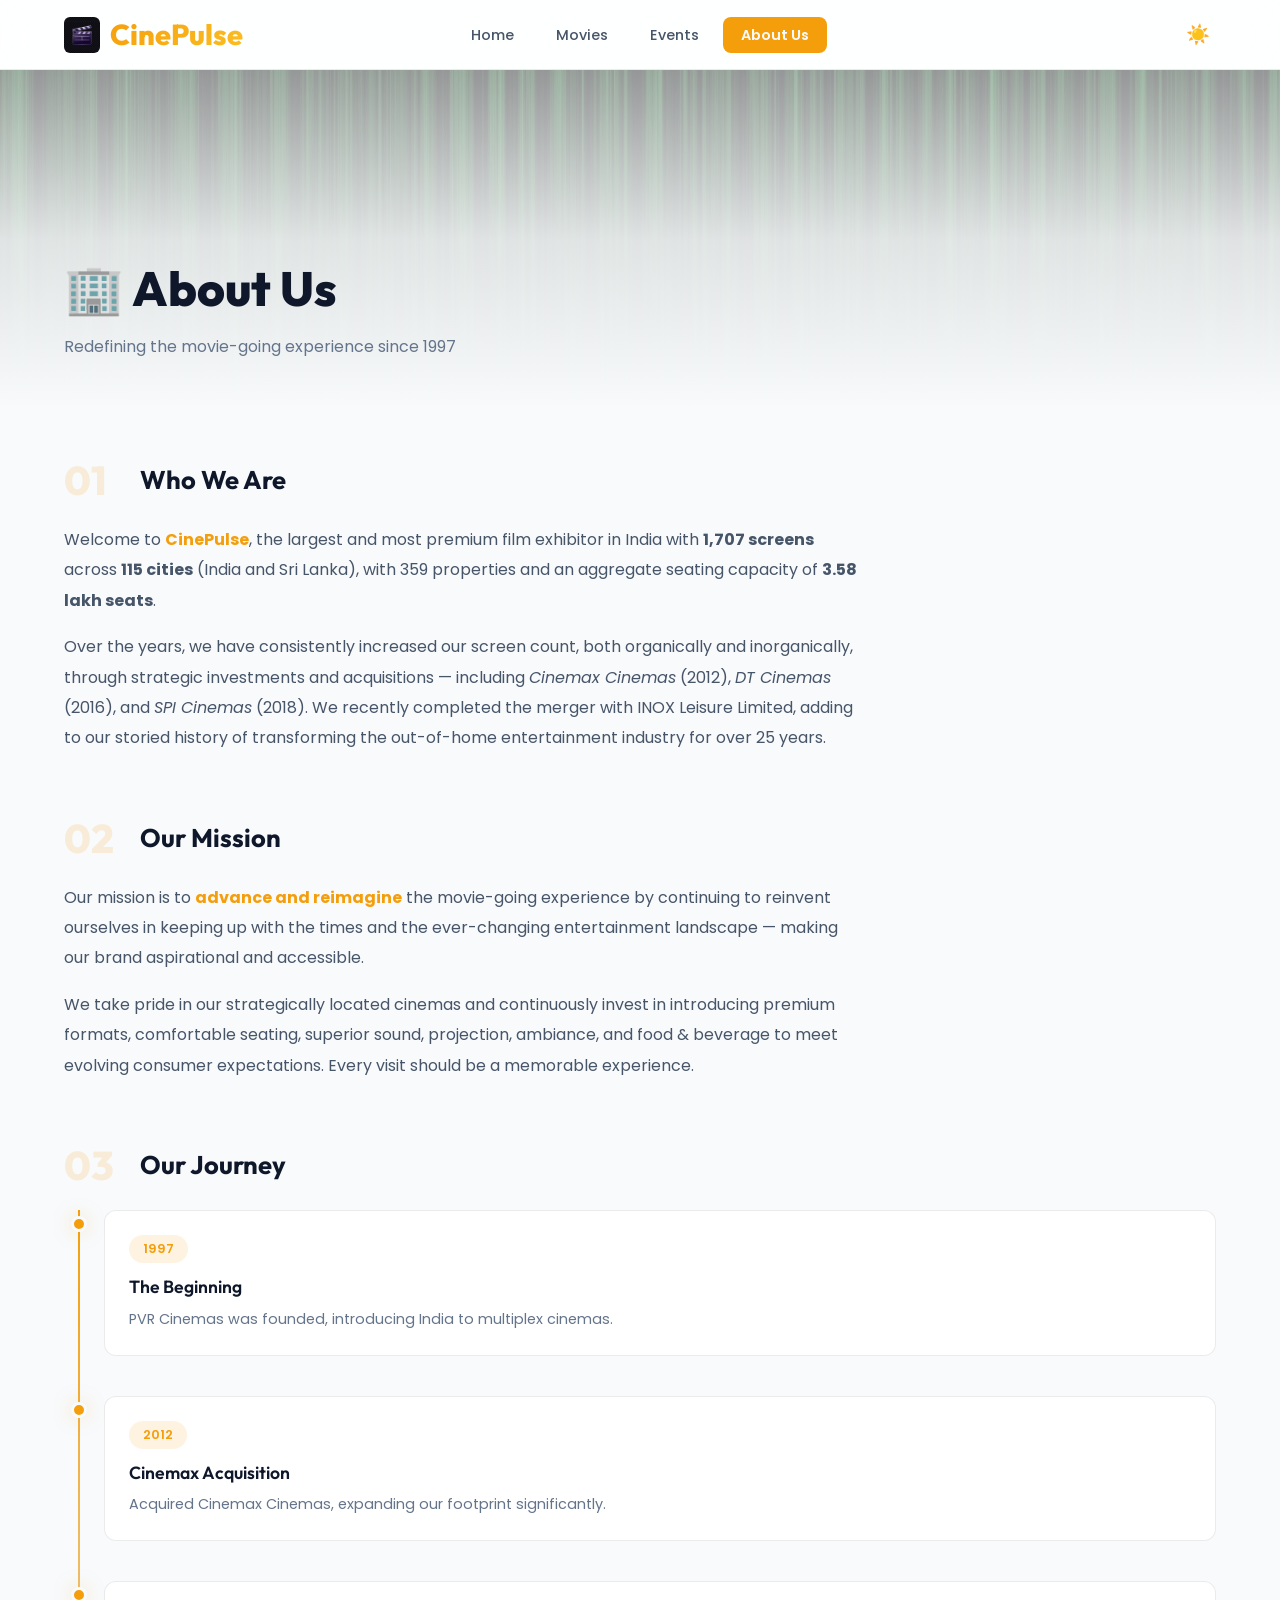
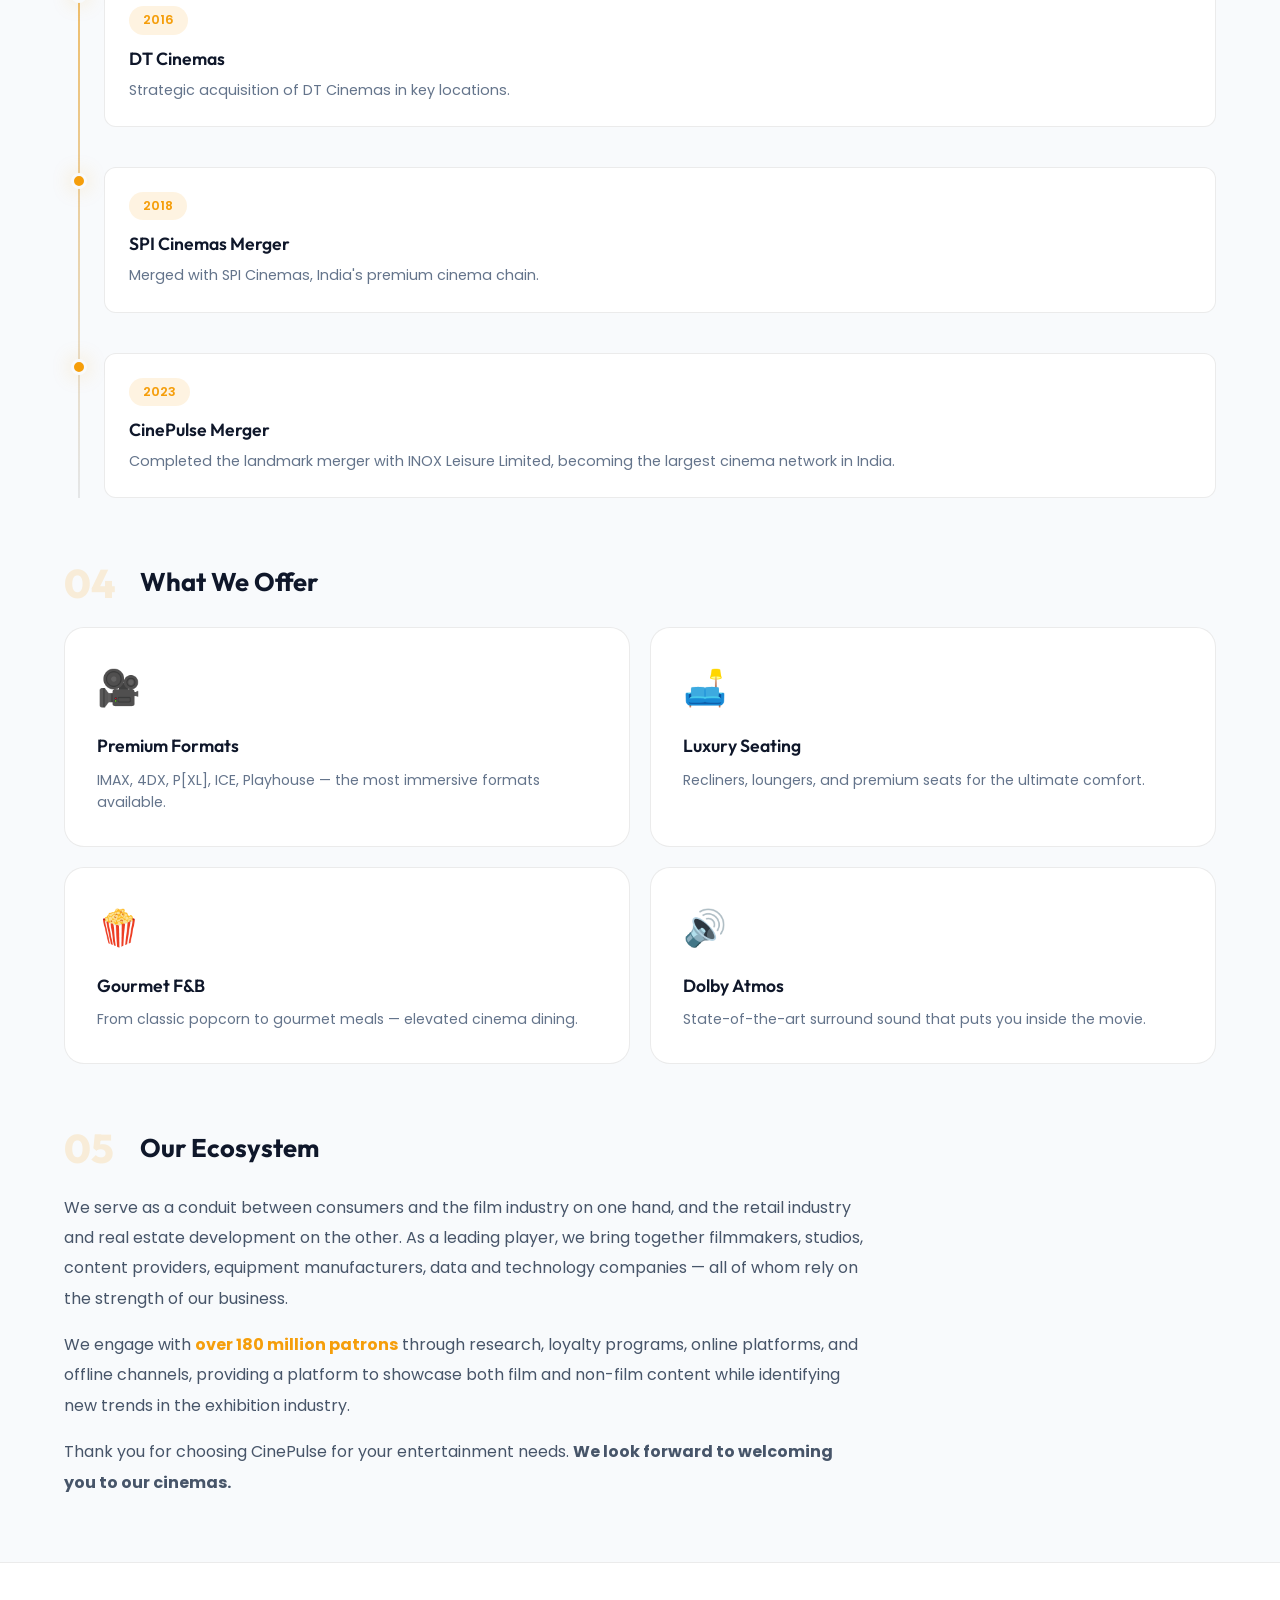
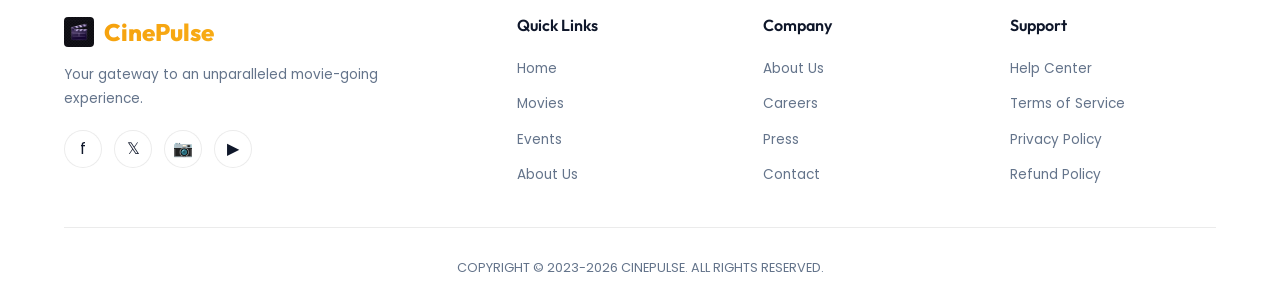
<file: about.html>
<!DOCTYPE html>
<html lang="en">
<head>
  <meta charset="UTF-8">
  <meta name="viewport" content="width=device-width, initial-scale=1.0">
  <meta name="description" content="Learn about CinePulse — India's largest premium film exhibitor with 1700+ screens across 115 cities.">
  <title>About Us — CinePulse</title>
  <link rel="stylesheet" href="global.css">
  <link rel="stylesheet" href="about.css">
  <link rel="icon" type="image/png" href="logo.png">
</head>
<body>
  <!-- Page Transition -->
  <div class="page-transition active"></div>

  <!-- Navbar -->
  <nav class="navbar" id="navbar">
    <div class="navbar__brand">
      <img src="logo.png" alt="CinePulse Logo" class="navbar__logo-icon">
      <a href="index.html" class="navbar__logo">CinePulse</a>
    </div>
    <ul class="navbar__links" id="navLinks">
      <li><a href="index.html">Home</a></li>
      <li><a href="movie.html">Movies</a></li>
      <li><a href="event.html">Events</a></li>
      <li><a href="about.html" class="active">About Us</a></li>
    </ul>
    <div class="navbar__actions" style="display: flex; align-items: center; gap: 15px;">
      <button class="theme-toggle" id="themeToggle" aria-label="Toggle Theme">
        <span class="theme-toggle__icon">🌙</span>
      </button>
    </div>
    <div class="navbar__hamburger" id="hamburger">
      <span></span>
      <span></span>
      <span></span>
    </div>
  </nav>
  <div class="mobile-overlay" id="mobileOverlay"></div>

  <!-- Page Header -->
  <header class="page-hero" style="background-image: url('img7.jpg');">
    <div class="page-hero__overlay"></div>
    <div class="page-hero__content">
      <h1 class="page-hero__title">🏢 About Us</h1>
      <p class="page-hero__subtitle">Redefining the movie-going experience since 1997</p>
    </div>
  </header>

  <!-- Main Content -->
  <main class="about-page">
    <div class="container">

      <!-- Who We Are -->
      <section class="about-section reveal">
        <div class="about-section__header">
          <span class="about-section__number">01</span>
          <h2 class="about-section__title">Who We Are</h2>
        </div>
        <div class="about-section__content">
          <p>
            Welcome to <strong class="text-accent">CinePulse</strong>, the largest and most premium film exhibitor
            in India with <strong>1,707 screens</strong> across <strong>115 cities</strong> (India and Sri Lanka),
            with 359 properties and an aggregate seating capacity of <strong>3.58 lakh seats</strong>.
          </p>
          <p>
            Over the years, we have consistently increased our screen count, both organically and
            inorganically, through strategic investments and acquisitions — including
            <em>Cinemax Cinemas</em> (2012), <em>DT Cinemas</em> (2016), and <em>SPI Cinemas</em> (2018).
            We recently completed the merger with INOX Leisure Limited, adding to our storied history
            of transforming the out-of-home entertainment industry for over 25 years.
          </p>
        </div>
      </section>

      <!-- Our Mission -->
      <section class="about-section reveal">
        <div class="about-section__header">
          <span class="about-section__number">02</span>
          <h2 class="about-section__title">Our Mission</h2>
        </div>
        <div class="about-section__content">
          <p>
            Our mission is to <strong class="text-accent">advance and reimagine</strong> the movie-going
            experience by continuing to reinvent ourselves in keeping up with the times and the
            ever-changing entertainment landscape — making our brand aspirational and accessible.
          </p>
          <p>
            We take pride in our strategically located cinemas and continuously invest in introducing
            premium formats, comfortable seating, superior sound, projection, ambiance, and food
            & beverage to meet evolving consumer expectations. Every visit should be a memorable experience.
          </p>
        </div>
      </section>

      <!-- Timeline -->
      <section class="about-timeline reveal">
        <div class="about-section__header">
          <span class="about-section__number">03</span>
          <h2 class="about-section__title">Our Journey</h2>
        </div>
        <div class="timeline">
          <div class="timeline__item reveal-left">
            <div class="timeline__marker"></div>
            <div class="timeline__content">
              <span class="timeline__year">1997</span>
              <h3>The Beginning</h3>
              <p>PVR Cinemas was founded, introducing India to multiplex cinemas.</p>
            </div>
          </div>
          <div class="timeline__item reveal-right">
            <div class="timeline__marker"></div>
            <div class="timeline__content">
              <span class="timeline__year">2012</span>
              <h3>Cinemax Acquisition</h3>
              <p>Acquired Cinemax Cinemas, expanding our footprint significantly.</p>
            </div>
          </div>
          <div class="timeline__item reveal-left">
            <div class="timeline__marker"></div>
            <div class="timeline__content">
              <span class="timeline__year">2016</span>
              <h3>DT Cinemas</h3>
              <p>Strategic acquisition of DT Cinemas in key locations.</p>
            </div>
          </div>
          <div class="timeline__item reveal-right">
            <div class="timeline__marker"></div>
            <div class="timeline__content">
              <span class="timeline__year">2018</span>
              <h3>SPI Cinemas Merger</h3>
              <p>Merged with SPI Cinemas, India's premium cinema chain.</p>
            </div>
          </div>
          <div class="timeline__item reveal-left">
            <div class="timeline__marker"></div>
            <div class="timeline__content">
              <span class="timeline__year">2023</span>
              <h3>CinePulse Merger</h3>
              <p>Completed the landmark merger with INOX Leisure Limited, becoming the largest cinema network in India.</p>
            </div>
          </div>
        </div>
      </section>

      <!-- What We Offer -->
      <section class="about-features reveal">
        <div class="about-section__header">
          <span class="about-section__number">04</span>
          <h2 class="about-section__title">What We Offer</h2>
        </div>
        <div class="features-grid stagger-children">
          <div class="feature-card">
            <span class="feature-card__icon">🎥</span>
            <h3 class="feature-card__title">Premium Formats</h3>
            <p class="feature-card__desc">IMAX, 4DX, P[XL], ICE, Playhouse — the most immersive formats available.</p>
          </div>
          <div class="feature-card">
            <span class="feature-card__icon">🛋️</span>
            <h3 class="feature-card__title">Luxury Seating</h3>
            <p class="feature-card__desc">Recliners, loungers, and premium seats for the ultimate comfort.</p>
          </div>
          <div class="feature-card">
            <span class="feature-card__icon">🍿</span>
            <h3 class="feature-card__title">Gourmet F&B</h3>
            <p class="feature-card__desc">From classic popcorn to gourmet meals — elevated cinema dining.</p>
          </div>
          <div class="feature-card">
            <span class="feature-card__icon">🔊</span>
            <h3 class="feature-card__title">Dolby Atmos</h3>
            <p class="feature-card__desc">State-of-the-art surround sound that puts you inside the movie.</p>
          </div>
        </div>
      </section>

      <!-- Ecosystem -->
      <section class="about-section reveal">
        <div class="about-section__header">
          <span class="about-section__number">05</span>
          <h2 class="about-section__title">Our Ecosystem</h2>
        </div>
        <div class="about-section__content">
          <p>
            We serve as a conduit between consumers and the film industry on one hand,
            and the retail industry and real estate development on the other. As a leading player,
            we bring together filmmakers, studios, content providers, equipment manufacturers,
            data and technology companies — all of whom rely on the strength of our business.
          </p>
          <p>
            We engage with <strong class="text-accent">over 180 million patrons</strong> through research,
            loyalty programs, online platforms, and offline channels, providing a platform to showcase
            both film and non-film content while identifying new trends in the exhibition industry.
          </p>
          <p>
            Thank you for choosing CinePulse for your entertainment needs.
            <strong>We look forward to welcoming you to our cinemas.</strong>
          </p>
        </div>
      </section>

    </div>
  </main>

  <!-- Footer -->
  <footer class="footer">
    <div class="footer__grid">
      <div class="footer__brand">
        <div class="footer__brand-name"><img src="logo.png" alt="CinePulse" class="footer__logo-img"> CinePulse</div>
        <p class="footer__brand-desc">Your gateway to an unparalleled movie-going experience.</p>
        <div class="footer__social">
          <a href="#" aria-label="Facebook">f</a>
          <a href="#" aria-label="Twitter">𝕏</a>
          <a href="#" aria-label="Instagram">📷</a>
          <a href="#" aria-label="YouTube">▶</a>
        </div>
      </div>
      <div class="footer__col">
        <h4 class="footer__col-title">Quick Links</h4>
        <ul>
          <li><a href="index.html">Home</a></li>
          <li><a href="movie.html">Movies</a></li>
          <li><a href="event.html">Events</a></li>
          <li><a href="about.html">About Us</a></li>
        </ul>
      </div>
      <div class="footer__col">
        <h4 class="footer__col-title">Company</h4>
        <ul>
          <li><a href="about.html">About Us</a></li>
          <li><a href="#">Careers</a></li>
          <li><a href="#">Press</a></li>
          <li><a href="#">Contact</a></li>
        </ul>
      </div>
      <div class="footer__col">
        <h4 class="footer__col-title">Support</h4>
        <ul>
          <li><a href="#">Help Center</a></li>
          <li><a href="#">Terms of Service</a></li>
          <li><a href="#">Privacy Policy</a></li>
          <li><a href="#">Refund Policy</a></li>
        </ul>
      </div>
    </div>
    <div class="footer__bottom">
      COPYRIGHT © 2023-2026 CINEPULSE. ALL RIGHTS RESERVED.
    </div>
  </footer>

  <button class="back-to-top" aria-label="Back to top">↑</button>
  <script src="main.js"></script>
</body>
</html>
</file>
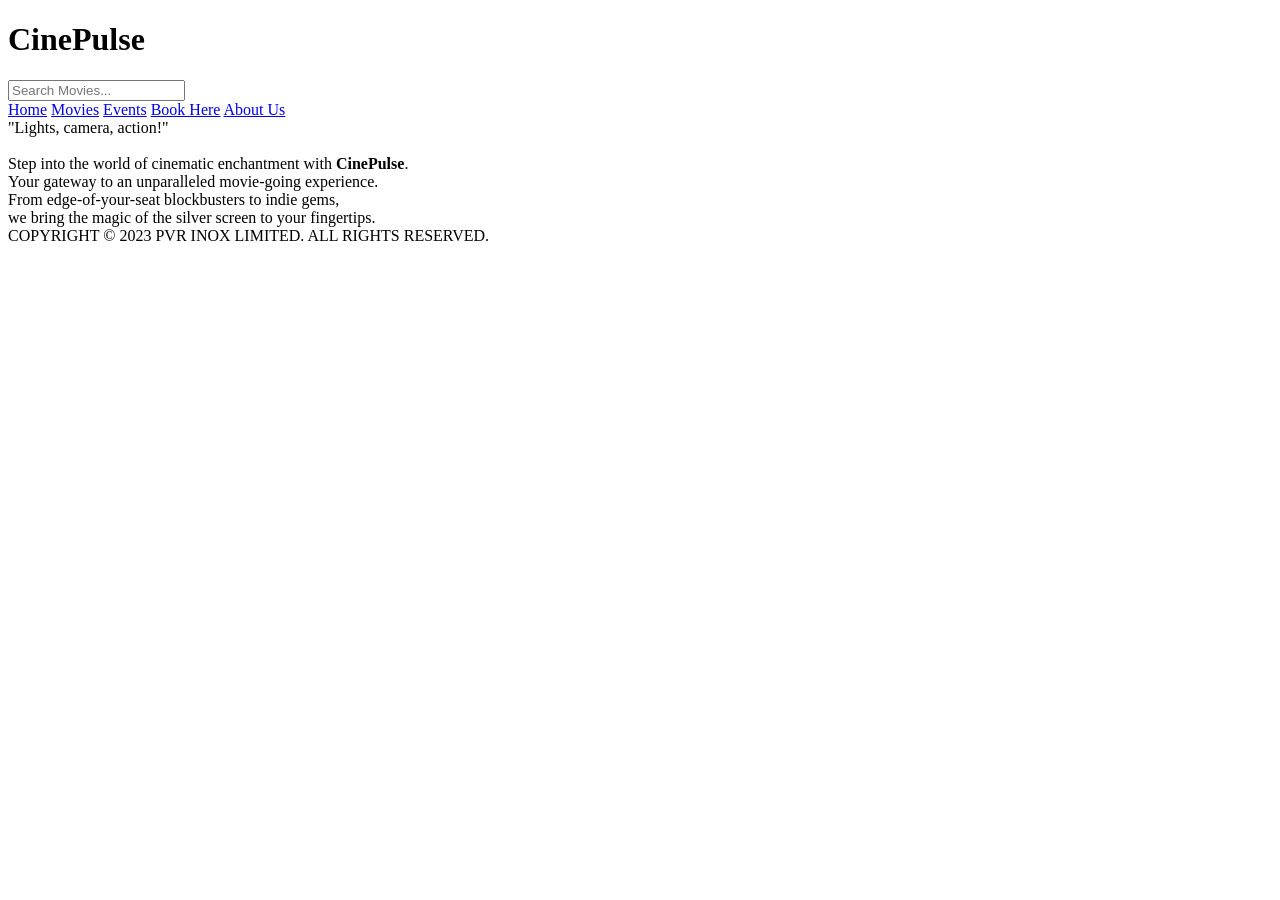
<file: Home.html>
<!DOCTYPE html>
<html lang="en">

<head>
  <meta charset="UTF-8">
  <meta name="viewport" content="width=device-width, initial-scale=1.0">
  <title>Home</title>
  <link rel="stylesheet" href="home.css">
</head>

<body>
  <div class="header">
    <div class="nav1">
      <div class="title">
        <h1>CinePulse</h1>
      </div>
      <div class="search">
        <input type="text" placeholder="Search Movies...">
      </div>
    </div>

    <div class="nav2">
      <a href="#home" id="active">Home</a>
      <a href="movie.html">Movies</a>
      <a href="event.html">Events</a>
      <a href="#book">Book Here</a>
      <a href="about.html" id="about">About Us</a>
    </div>

    <div class="intro animated-text">
      <span>"Lights, camera, action!"</span><br><br>
      Step into the world of cinematic enchantment with <b>CinePulse</b>.<br>
      Your gateway to an unparalleled movie-going experience.<br>
      From edge-of-your-seat blockbusters to indie gems,<br>
      we bring the magic of the silver screen to your fingertips.
    </div>

    <div class="copy">
      COPYRIGHT © 2023 PVR INOX LIMITED. ALL RIGHTS RESERVED.
    </div>
  </div>
</body>

</html>
</file>
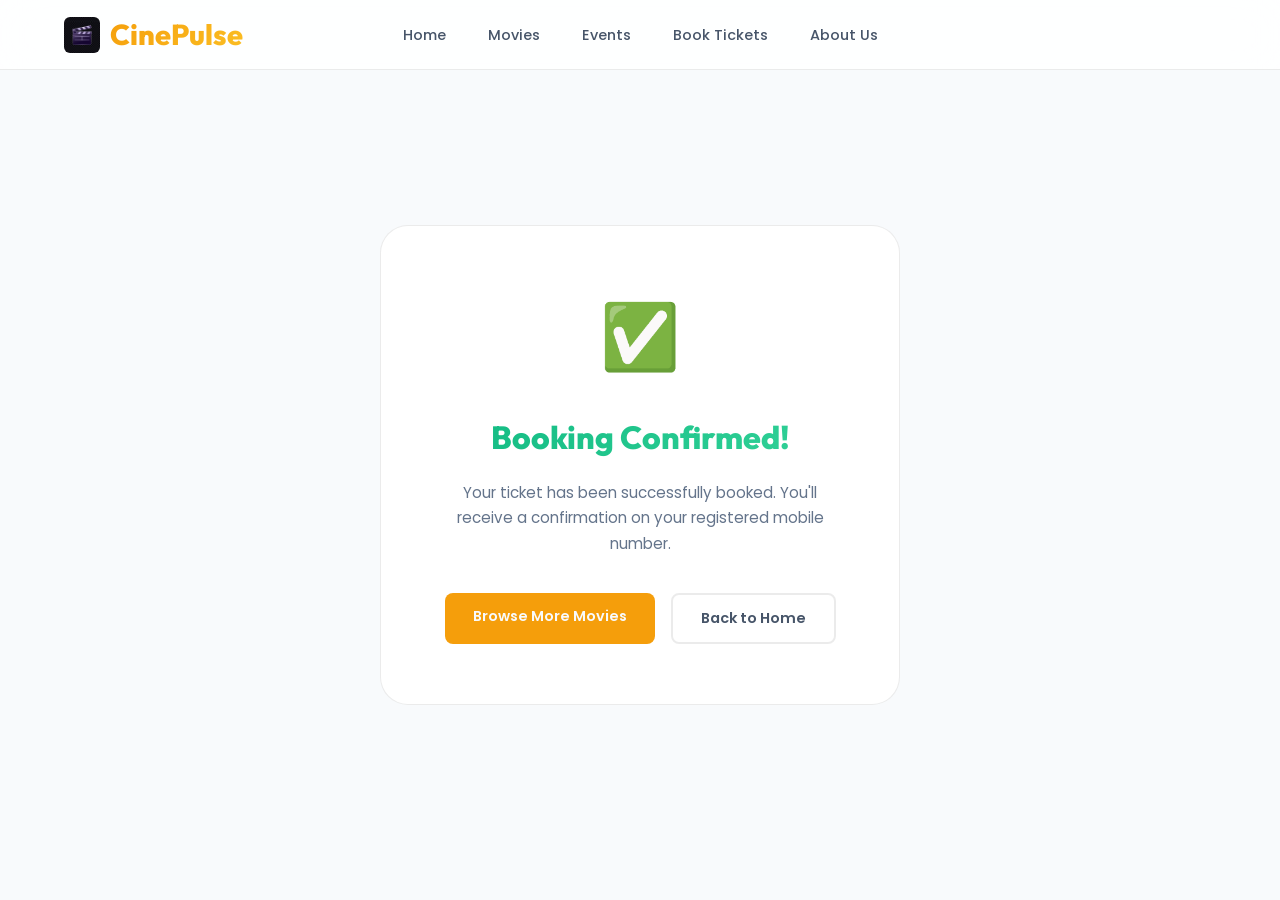
<file: submit.html>
<!DOCTYPE html>
<html lang="en">
<head>
  <meta charset="UTF-8">
  <meta name="viewport" content="width=device-width, initial-scale=1.0">
  <title>Booking Confirmed — CinePulse</title>
  <link rel="stylesheet" href="global.css">
  <link rel="stylesheet" href="submit.css">
  <link rel="icon" type="image/png" href="logo.png">
</head>
<body>
  <!-- Page Transition -->
  <div class="page-transition active"></div>

  <!-- Navbar -->
  <nav class="navbar" id="navbar">
    <div class="navbar__brand">
      <img src="logo.png" alt="CinePulse Logo" class="navbar__logo-icon">
      <a href="index.html" class="navbar__logo">CinePulse</a>
    </div>
    <ul class="navbar__links" id="navLinks">
      <li><a href="index.html">Home</a></li>
      <li><a href="movie.html">Movies</a></li>
      <li><a href="event.html">Events</a></li>
      <li><a href="book.html">Book Tickets</a></li>
      <li><a href="about.html">About Us</a></li>
    </ul>
    <div class="navbar__hamburger" id="hamburger">
      <span></span>
      <span></span>
      <span></span>
    </div>
  </nav>
  <div class="mobile-overlay" id="mobileOverlay"></div>

  <!-- Confirmation -->
  <main class="confirm-page">
    <div class="confirm-card">
      <div class="confirm-checkmark">✅</div>
      <h1 class="confirm-title">Booking Confirmed!</h1>
      <p class="confirm-text">
        Your ticket has been successfully booked. You'll receive a confirmation on your registered mobile number.
      </p>
      <div class="confirm-actions">
        <a href="movie.html" class="confirm-btn confirm-btn--primary">Browse More Movies</a>
        <a href="index.html" class="confirm-btn confirm-btn--outline">Back to Home</a>
      </div>
    </div>
  </main>

  <script src="main.js"></script>
</body>
</html>
</file>
<file: global.css>
/* ============================================
   CinePulse — Global Design System (2026)
   ============================================ */

/* ---------- Google Fonts ---------- */
@import url('https://fonts.googleapis.com/css2?family=Poppins:wght@300;400;500;600;700;800;900&family=Outfit:wght@300;400;500;600;700;800&display=swap');

/* ---------- CSS Custom Properties ---------- */
:root {
  /* Colors */
  --bg-primary: #12182b;
  --bg-secondary: #1a2238;
  --bg-card: rgba(26, 34, 56, 0.65);
  --bg-glass: rgba(18, 24, 43, 0.75);
  --bg-glass-hover: rgba(18, 24, 43, 0.9);

  --accent: #f59e0b;
  --accent-hover: #d97706;
  --accent-glow: rgba(245, 158, 11, 0.25);
  --accent-red: #ef4444;
  --accent-green: #10b981;

  --text-primary: #f1f5f9;
  --text-secondary: #94a3b8;
  --text-muted: #64748b;

  --border-glass: rgba(255, 255, 255, 0.08);
  --border-accent: rgba(245, 158, 11, 0.3);

  /* Typography */
  --font-heading: 'Outfit', sans-serif;
  --font-body: 'Poppins', sans-serif;

  /* Spacing */
  --nav-height: 70px;
  --section-padding: 80px 5%;
  --container-max: 1400px;

  /* Transitions */
  --transition-fast: 0.2s cubic-bezier(0.4, 0, 0.2, 1);
  --transition-smooth: 0.4s cubic-bezier(0.4, 0, 0.2, 1);
  --transition-spring: 0.5s cubic-bezier(0.34, 1.56, 0.64, 1);

  /* Borders */
  --radius-sm: 8px;
  --radius-md: 12px;
  --radius-lg: 20px;
  --radius-xl: 28px;

  /* Shadows */
  --shadow-card: 0 8px 32px rgba(0, 0, 0, 0.3);
  --shadow-glow: 0 0 40px var(--accent-glow);
  --shadow-float: 0 20px 60px rgba(0, 0, 0, 0.4);

  /* Overlays */
  --overlay-heavy: rgba(18, 24, 43, 0.9);
  --overlay-mid: rgba(18, 24, 43, 0.55);
  --overlay-light: rgba(18, 24, 43, 0.1);
  --btn-outline-border: rgba(255, 255, 255, 0.2);
}

/* ---------- LIGHT THEME ---------- */
[data-theme="light"] {
  --bg-primary: #f8fafc;
  --bg-secondary: #ffffff;
  --bg-card: rgba(255, 255, 255, 0.9);
  --bg-glass: rgba(255, 255, 255, 0.85);
  --bg-glass-hover: rgba(255, 255, 255, 0.98);

  --text-primary: #0f172a;
  --text-secondary: #475569;
  --text-muted: #64748b;

  --border-glass: rgba(0, 0, 0, 0.08);
  --border-accent: rgba(245, 158, 11, 0.4);

  --shadow-card: 0 8px 32px rgba(0, 0, 0, 0.05);
  --shadow-glow: 0 0 40px rgba(245, 158, 11, 0.15);
  --shadow-float: 0 20px 60px rgba(0, 0, 0, 0.1);

  /* Overlays */
  --overlay-heavy: rgba(248, 250, 252, 0.9);
  --overlay-mid: rgba(248, 250, 252, 0.6);
  --overlay-light: rgba(248, 250, 252, 0.1);
  --btn-outline-border: rgba(0, 0, 0, 0.15);
}

/* Theme Toggle Button */
.theme-toggle {
  background: transparent;
  border: none;
  color: var(--text-primary);
  width: 36px;
  height: 36px;
  border-radius: 50%;
  display: flex;
  align-items: center;
  justify-content: center;
  cursor: pointer;
  transition: all var(--transition-medium);
  font-size: 1.2rem;
}

.theme-toggle:hover {
  background: rgba(255, 255, 255, 0.1);
  transform: rotate(15deg) scale(1.1);
}

[data-theme="light"] .theme-toggle:hover {
  background: rgba(0, 0, 0, 0.05);
}

/* ---------- Reset & Base ---------- */
*,
*::before,
*::after {
  margin: 0;
  padding: 0;
  box-sizing: border-box;
}

html {
  scroll-behavior: smooth;
  scroll-padding-top: var(--nav-height);
}

body {
  font-family: var(--font-body);
  background-color: var(--bg-primary);
  color: var(--text-primary);
  line-height: 1.6;
  overflow-x: hidden;
  min-height: 100vh;
}

img {
  max-width: 100%;
  height: auto;
  display: block;
}

a {
  text-decoration: none;
  color: inherit;
  transition: color var(--transition-fast);
}

::selection {
  background: var(--accent);
  color: var(--bg-primary);
}

/* Scrollbar */
::-webkit-scrollbar {
  width: 8px;
}
::-webkit-scrollbar-track {
  background: var(--bg-primary);
}
::-webkit-scrollbar-thumb {
  background: var(--text-muted);
  border-radius: 100px;
}
::-webkit-scrollbar-thumb:hover {
  background: var(--accent);
}

/* ---------- NAVBAR ---------- */
.navbar {
  position: fixed;
  top: 0;
  left: 0;
  right: 0;
  z-index: 1000;
  padding: 0 5%;
  height: var(--nav-height);
  display: flex;
  align-items: center;
  justify-content: space-between;
  background: var(--bg-glass);
  backdrop-filter: blur(20px);
  -webkit-backdrop-filter: blur(20px);
  border-bottom: 1px solid var(--border-glass);
  transition: all var(--transition-smooth);
}

.navbar.scrolled {
  background: var(--bg-glass-hover);
  box-shadow: 0 4px 30px rgba(0, 0, 0, 0.3);
}

.navbar__brand {
  display: flex;
  align-items: center;
  gap: 10px;
}

.navbar__logo {
  font-family: var(--font-heading);
  font-size: 1.8rem;
  font-weight: 800;
  background: linear-gradient(135deg, var(--accent), #fbbf24, var(--accent-hover));
  background-size: 200% 200%;
  -webkit-background-clip: text;
  -webkit-text-fill-color: transparent;
  background-clip: text;
  animation: gradientShift 3s ease infinite;
}

@keyframes gradientShift {
  0%, 100% { background-position: 0% 50%; }
  50% { background-position: 100% 50%; }
}

.navbar__logo-icon {
  height: 36px;
  width: auto;
  object-fit: contain;
  border-radius: 6px;
}

.navbar__links {
  display: flex;
  align-items: center;
  gap: 6px;
  list-style: none;
  position: absolute;
  left: 50%;
  transform: translateX(-50%);
}

.navbar__links a {
  padding: 8px 18px;
  border-radius: var(--radius-sm);
  font-size: 0.9rem;
  font-weight: 500;
  color: var(--text-secondary);
  transition: all var(--transition-fast);
  position: relative;
}

.navbar__links a:hover {
  color: var(--text-primary);
  background: rgba(255, 255, 255, 0.06);
}

.navbar__links a.active {
  color: var(--bg-primary);
  background: var(--accent);
  font-weight: 600;
}



/* Hamburger */
.navbar__hamburger {
  display: none;
  flex-direction: column;
  gap: 5px;
  cursor: pointer;
  padding: 5px;
  z-index: 1001;
}

.navbar__hamburger span {
  width: 24px;
  height: 2px;
  background: var(--text-primary);
  border-radius: 2px;
  transition: all var(--transition-fast);
}

.navbar__hamburger.open span:nth-child(1) {
  transform: rotate(45deg) translate(5px, 5px);
}
.navbar__hamburger.open span:nth-child(2) {
  opacity: 0;
}
.navbar__hamburger.open span:nth-child(3) {
  transform: rotate(-45deg) translate(5px, -5px);
}

/* ---------- SECTION HEADERS ---------- */
.section-header {
  margin-bottom: 40px;
}

.section-header__title {
  font-family: var(--font-heading);
  font-size: 2rem;
  font-weight: 700;
  color: var(--text-primary);
  display: inline-block;
  position: relative;
  padding-bottom: 12px;
}

.section-header__title::after {
  content: '';
  position: absolute;
  bottom: 0;
  left: 0;
  width: 60px;
  height: 3px;
  background: linear-gradient(90deg, var(--accent), transparent);
  border-radius: 100px;
}

.section-header__subtitle {
  color: var(--text-muted);
  font-size: 0.95rem;
  margin-top: 8px;
}

/* ---------- CARD GRID ---------- */
.card-grid {
  display: grid;
  grid-template-columns: repeat(auto-fill, minmax(200px, 1fr));
  gap: 24px;
}

.card {
  position: relative;
  border-radius: var(--radius-md);
  overflow: hidden;
  background: var(--bg-card);
  border: 1px solid var(--border-glass);
  transition: all var(--transition-smooth);
  cursor: pointer;
}

.card:hover {
  transform: translateY(-8px);
  box-shadow: var(--shadow-float);
  border-color: var(--border-accent);
}

.card__image-wrapper {
  position: relative;
  overflow: hidden;
  aspect-ratio: 2/3;
}

.card__image-wrapper img {
  width: 100%;
  height: 100%;
  object-fit: cover;
  transition: transform var(--transition-smooth);
}

.card:hover .card__image-wrapper img {
  transform: scale(1.08);
}

.card__overlay {
  position: absolute;
  inset: 0;
  background: linear-gradient(to top, rgba(0,0,0,0.85) 0%, rgba(0,0,0,0.2) 40%, transparent 100%);
  opacity: 0;
  transition: opacity var(--transition-smooth);
  display: flex;
  align-items: flex-end;
  padding: 20px;
}

.card:hover .card__overlay {
  opacity: 1;
}

.card__overlay-btn {
  width: 100%;
  padding: 10px;
  background: var(--accent);
  color: var(--bg-primary);
  border: none;
  border-radius: var(--radius-sm);
  font-family: var(--font-body);
  font-weight: 600;
  font-size: 0.85rem;
  cursor: pointer;
  transition: all var(--transition-fast);
  text-align: center;
  display: block;
}

.card__overlay-btn:hover {
  background: var(--accent-hover);
  transform: scale(1.03);
}

.card__info {
  padding: 14px;
}

.card__title {
  font-family: var(--font-heading);
  font-weight: 600;
  font-size: 0.95rem;
  margin-bottom: 4px;
  white-space: nowrap;
  overflow: hidden;
  text-overflow: ellipsis;
}

.card__meta {
  font-size: 0.78rem;
  color: var(--text-muted);
}

/* ---------- FOOTER ---------- */
.footer {
  background: var(--bg-secondary);
  border-top: 1px solid var(--border-glass);
  padding: 50px 5% 30px;
  margin-top: 60px;
}

.footer__grid {
  display: grid;
  grid-template-columns: 2fr repeat(3, 1fr);
  gap: 40px;
  max-width: var(--container-max);
  margin: 0 auto;
}

.footer__brand-name {
  font-family: var(--font-heading);
  font-size: 1.5rem;
  font-weight: 800;
  background: linear-gradient(135deg, var(--accent), #fbbf24);
  -webkit-background-clip: text;
  -webkit-text-fill-color: transparent;
  background-clip: text;
  margin-bottom: 12px;
  display: flex;
  align-items: center;
  gap: 10px;
}

.footer__logo-img {
  height: 30px;
  width: auto;
  object-fit: contain;
  border-radius: 4px;
}

.footer__brand-desc {
  color: var(--text-muted);
  font-size: 0.85rem;
  line-height: 1.7;
  max-width: 320px;
}

.footer__col-title {
  font-family: var(--font-heading);
  font-weight: 600;
  font-size: 1rem;
  margin-bottom: 16px;
  color: var(--text-primary);
}

.footer__col ul {
  list-style: none;
}

.footer__col ul li {
  margin-bottom: 10px;
}

.footer__col ul li a {
  color: var(--text-muted);
  font-size: 0.85rem;
  transition: all var(--transition-fast);
}

.footer__col ul li a:hover {
  color: var(--accent);
  padding-left: 4px;
}

.footer__social {
  display: flex;
  gap: 12px;
  margin-top: 20px;
}

.footer__social a {
  width: 38px;
  height: 38px;
  border-radius: 50%;
  background: rgba(255, 255, 255, 0.06);
  border: 1px solid var(--border-glass);
  display: flex;
  align-items: center;
  justify-content: center;
  font-size: 1rem;
  transition: all var(--transition-fast);
}

.footer__social a:hover {
  background: var(--accent);
  color: var(--bg-primary);
  border-color: var(--accent);
  transform: translateY(-3px);
}

.footer__bottom {
  text-align: center;
  padding-top: 30px;
  margin-top: 30px;
  border-top: 1px solid var(--border-glass);
  color: var(--text-muted);
  font-size: 0.8rem;
}

/* ---------- TOAST NOTIFICATIONS ---------- */
.toast-container {
  position: fixed;
  top: 90px;
  right: 20px;
  z-index: 9999;
  display: flex;
  flex-direction: column;
  gap: 10px;
}

.toast {
  padding: 16px 24px;
  border-radius: var(--radius-md);
  background: var(--bg-glass-hover);
  backdrop-filter: blur(20px);
  border: 1px solid var(--border-glass);
  color: var(--text-primary);
  font-size: 0.9rem;
  display: flex;
  align-items: center;
  gap: 12px;
  min-width: 300px;
  box-shadow: var(--shadow-card);
  animation: toastIn 0.4s var(--transition-spring) forwards;
  position: relative;
  overflow: hidden;
}

.toast::after {
  content: '';
  position: absolute;
  bottom: 0;
  left: 0;
  height: 3px;
  width: 100%;
  animation: toastProgress 3s linear forwards;
}

.toast.success::after { background: var(--accent-green); }
.toast.error::after { background: var(--accent-red); }
.toast.info::after { background: var(--accent); }

.toast__icon { font-size: 1.2rem; }

.toast.removing {
  animation: toastOut 0.3s ease forwards;
}

@keyframes toastIn {
  from { opacity: 0; transform: translateX(100px); }
  to { opacity: 1; transform: translateX(0); }
}
@keyframes toastOut {
  from { opacity: 1; transform: translateX(0); }
  to { opacity: 0; transform: translateX(100px); }
}
@keyframes toastProgress {
  from { width: 100%; }
  to { width: 0%; }
}

/* ---------- BACK TO TOP ---------- */
.back-to-top {
  position: fixed;
  bottom: 30px;
  right: 30px;
  width: 48px;
  height: 48px;
  border-radius: 50%;
  background: var(--accent);
  color: var(--bg-primary);
  border: none;
  cursor: pointer;
  font-size: 1.3rem;
  display: flex;
  align-items: center;
  justify-content: center;
  box-shadow: var(--shadow-glow);
  opacity: 0;
  visibility: hidden;
  transform: translateY(20px);
  transition: all var(--transition-smooth);
  z-index: 999;
}

.back-to-top.visible {
  opacity: 1;
  visibility: visible;
  transform: translateY(0);
}

.back-to-top:hover {
  transform: translateY(-4px) scale(1.1);
  box-shadow: 0 0 60px var(--accent-glow);
}

/* ---------- SCROLL ANIMATIONS ---------- */
.reveal {
  opacity: 0;
  transform: translateY(40px);
  transition: all 0.8s cubic-bezier(0.16, 1, 0.3, 1);
}

.reveal.visible {
  opacity: 1;
  transform: translateY(0);
}

.reveal-left {
  opacity: 0;
  transform: translateX(-40px);
  transition: all 0.8s cubic-bezier(0.16, 1, 0.3, 1);
}

.reveal-left.visible {
  opacity: 1;
  transform: translateX(0);
}

.reveal-right {
  opacity: 0;
  transform: translateX(40px);
  transition: all 0.8s cubic-bezier(0.16, 1, 0.3, 1);
}

.reveal-right.visible {
  opacity: 1;
  transform: translateX(0);
}

.reveal-scale {
  opacity: 0;
  transform: scale(0.9);
  transition: all 0.8s cubic-bezier(0.16, 1, 0.3, 1);
}

.reveal-scale.visible {
  opacity: 1;
  transform: scale(1);
}

/* Stagger children */
.stagger-children > * {
  opacity: 0;
  transform: translateY(20px);
  transition: all 0.5s cubic-bezier(0.16, 1, 0.3, 1);
}

.stagger-children.visible > *:nth-child(1) { transition-delay: 0.05s; }
.stagger-children.visible > *:nth-child(2) { transition-delay: 0.1s; }
.stagger-children.visible > *:nth-child(3) { transition-delay: 0.15s; }
.stagger-children.visible > *:nth-child(4) { transition-delay: 0.2s; }
.stagger-children.visible > *:nth-child(5) { transition-delay: 0.25s; }
.stagger-children.visible > *:nth-child(6) { transition-delay: 0.3s; }

.stagger-children.visible > * {
  opacity: 1;
  transform: translateY(0);
}

/* ---------- PAGE TRANSITION ---------- */
.page-transition {
  position: fixed;
  inset: 0;
  background: var(--bg-primary);
  z-index: 10000;
  pointer-events: none;
  opacity: 0;
  transition: opacity 0.3s ease;
}

.page-transition.active {
  opacity: 1;
  pointer-events: all;
}

/* ---------- UTILITY ---------- */
.container {
  max-width: var(--container-max);
  margin: 0 auto;
  padding: 0 5%;
}

.text-accent { color: var(--accent); }
.text-muted { color: var(--text-muted); }

/* ---------- RESPONSIVE ---------- */

/* Tablet */
@media (max-width: 1024px) {
  :root {
    --nav-height: 64px;
    --section-padding: 60px 4%;
  }

  .card-grid {
    grid-template-columns: repeat(auto-fill, minmax(160px, 1fr));
    gap: 16px;
  }

  .footer__grid {
    grid-template-columns: 1fr 1fr;
    gap: 30px;
  }
}

/* Mobile */
@media (max-width: 768px) {
  :root {
    --section-padding: 40px 4%;
  }

  .navbar__hamburger {
    display: flex;
  }

  .navbar__links {
    position: fixed;
    top: 0;
    left: auto;
    transform: none;
    right: -100%;
    width: 280px;
    height: 100vh;
    background: var(--bg-secondary);
    flex-direction: column;
    padding: 100px 30px 30px;
    gap: 8px;
    transition: right var(--transition-smooth);
    border-left: 1px solid var(--border-glass);
  }

  .navbar__links.open {
    right: 0;
  }

  .navbar__links a {
    width: 100%;
    padding: 12px 16px;
    font-size: 1rem;
  }


  .section-header__title {
    font-size: 1.5rem;
  }

  .card-grid {
    grid-template-columns: repeat(2, 1fr);
    gap: 12px;
  }

  .footer__grid {
    grid-template-columns: 1fr;
    gap: 30px;
  }

  .toast {
    min-width: unset;
    margin: 0 10px;
  }
}

/* Small Mobile */
@media (max-width: 480px) {
  .card-grid {
    grid-template-columns: repeat(2, 1fr);
    gap: 10px;
  }

  .card__info {
    padding: 10px;
  }

  .card__title {
    font-size: 0.82rem;
  }
}

/* Mobile Overlay backdrop */
.mobile-overlay {
  position: fixed;
  inset: 0;
  background: rgba(0, 0, 0, 0.5);
  z-index: 998;
  opacity: 0;
  visibility: hidden;
  transition: all var(--transition-fast);
}

.mobile-overlay.open {
  opacity: 1;
  visibility: visible;
}
</file>
<file: about.css>
/* ============================================
   CinePulse — About Page Styles
   ============================================ */

/* ---------- PAGE HERO (shared with movie/event) ---------- */
.page-hero {
  position: relative;
  height: 340px;
  background-size: cover;
  background-position: center;
  display: flex;
  align-items: flex-end;
  margin-top: var(--nav-height);
}

.page-hero__overlay {
  position: absolute;
  inset: 0;
  background: linear-gradient(
    to top,
    var(--bg-primary) 0%,
    var(--overlay-heavy) 50%,
    var(--overlay-mid) 100%
  );
}

.page-hero__content {
  position: relative;
  z-index: 2;
  padding: 40px 5% 50px;
  width: 100%;
}

.page-hero__title {
  font-family: var(--font-heading);
  font-size: clamp(2rem, 5vw, 3rem);
  font-weight: 800;
  margin-bottom: 8px;
}

.page-hero__subtitle {
  color: var(--text-muted);
  font-size: 1rem;
}

/* ---------- ABOUT SECTIONS ---------- */
.about-page {
  padding: 50px 0 0;
}

.about-section,
.about-timeline,
.about-features {
  margin-bottom: 64px;
}

.about-section__header {
  display: flex;
  align-items: center;
  gap: 16px;
  margin-bottom: 24px;
}

.about-section__number {
  font-family: var(--font-heading);
  font-size: 2.5rem;
  font-weight: 800;
  color: rgba(245, 158, 11, 0.15);
  line-height: 1;
  min-width: 60px;
}

.about-section__title {
  font-family: var(--font-heading);
  font-size: 1.6rem;
  font-weight: 700;
}

.about-section__content p {
  color: var(--text-secondary);
  font-size: 1rem;
  line-height: 1.9;
  margin-bottom: 16px;
  max-width: 800px;
}

.about-section__content p:last-child {
  margin-bottom: 0;
}

/* ---------- TIMELINE ---------- */
.timeline {
  position: relative;
  padding-left: 40px;
}

.timeline::before {
  content: '';
  position: absolute;
  left: 14px;
  top: 0;
  bottom: 0;
  width: 2px;
  background: linear-gradient(to bottom, var(--accent), var(--border-glass));
}

.timeline__item {
  position: relative;
  margin-bottom: 40px;
}

.timeline__item:last-child {
  margin-bottom: 0;
}

.timeline__marker {
  position: absolute;
  left: -33px;
  top: 6px;
  width: 16px;
  height: 16px;
  border-radius: 50%;
  background: var(--accent);
  border: 3px solid var(--bg-primary);
  box-shadow: 0 0 20px var(--accent-glow);
  z-index: 1;
}

.timeline__content {
  background: var(--bg-card);
  border: 1px solid var(--border-glass);
  border-radius: var(--radius-md);
  padding: 24px;
  transition: all var(--transition-smooth);
}

.timeline__content:hover {
  border-color: var(--border-accent);
  transform: translateX(8px);
  box-shadow: var(--shadow-card);
}

.timeline__year {
  display: inline-block;
  background: rgba(245, 158, 11, 0.12);
  color: var(--accent);
  padding: 4px 14px;
  border-radius: 100px;
  font-size: 0.8rem;
  font-weight: 600;
  margin-bottom: 10px;
}

.timeline__content h3 {
  font-family: var(--font-heading);
  font-size: 1.1rem;
  font-weight: 600;
  margin-bottom: 6px;
}

.timeline__content p {
  color: var(--text-muted);
  font-size: 0.9rem;
  line-height: 1.6;
}

/* ---------- FEATURES GRID ---------- */
.features-grid {
  display: grid;
  grid-template-columns: repeat(2, 1fr);
  gap: 20px;
}

.feature-card {
  background: var(--bg-card);
  border: 1px solid var(--border-glass);
  border-radius: var(--radius-lg);
  padding: 32px;
  transition: all var(--transition-smooth);
}

.feature-card:hover {
  transform: translateY(-6px);
  border-color: var(--border-accent);
  box-shadow: var(--shadow-glow);
}

.feature-card__icon {
  font-size: 2.2rem;
  display: block;
  margin-bottom: 16px;
}

.feature-card__title {
  font-family: var(--font-heading);
  font-size: 1.1rem;
  font-weight: 600;
  margin-bottom: 8px;
}

.feature-card__desc {
  color: var(--text-muted);
  font-size: 0.88rem;
  line-height: 1.6;
}

/* ---------- RESPONSIVE ---------- */
@media (max-width: 768px) {
  .page-hero {
    height: 260px;
  }

  .about-section__number {
    font-size: 2rem;
    min-width: auto;
  }

  .about-section__title {
    font-size: 1.3rem;
  }

  .timeline {
    padding-left: 30px;
  }

  .timeline__marker {
    left: -24px;
    width: 12px;
    height: 12px;
  }

  .timeline__content {
    padding: 18px;
  }

  .features-grid {
    grid-template-columns: 1fr;
  }
}
</file>
<file: home.css>
/* ============================================
   CinePulse — Home Page Styles
   ============================================ */

/* ---------- HERO ---------- */
.hero {
  position: relative;
  height: 100vh;
  min-height: 600px;
  overflow: hidden;
}

.hero__slide {
  position: absolute;
  inset: 0;
  background-size: cover;
  background-position: center;
  opacity: 0;
  transition: opacity 1s ease;
}

.hero__slide.active {
  opacity: 1;
}

.hero__video {
  width: 100%;
  height: 100%;
  object-fit: cover;
  position: absolute;
  inset: 0;
}

.hero__overlay {
  position: absolute;
  inset: 0;
  background: linear-gradient(
    135deg,
    var(--overlay-heavy) 0%,
    var(--overlay-mid) 45%,
    var(--overlay-light) 100%
  );
}

.hero__content {
  position: relative;
  z-index: 2;
  max-width: 650px;
  padding: 0 5%;
  display: flex;
  flex-direction: column;
  justify-content: center;
  height: 100%;
  padding-top: var(--nav-height);
}

.hero__badge {
  display: inline-flex;
  align-items: center;
  gap: 8px;
  background: rgba(245, 158, 11, 0.15);
  border: 1px solid rgba(245, 158, 11, 0.3);
  color: var(--accent);
  padding: 8px 18px;
  border-radius: 100px;
  font-size: 0.85rem;
  font-weight: 500;
  width: fit-content;
  margin-bottom: 24px;
  animation: fadeInUp 0.8s ease 0.2s both;
}

.hero__title {
  font-family: var(--font-heading);
  font-size: clamp(2.5rem, 6vw, 4.5rem);
  font-weight: 800;
  line-height: 1.1;
  margin-bottom: 24px;
  animation: fadeInUp 0.8s ease 0.4s both;
}

.hero__title-accent {
  background: linear-gradient(135deg, var(--accent), #fbbf24, #f97316);
  -webkit-background-clip: text;
  -webkit-text-fill-color: transparent;
  background-clip: text;
}

.hero__description {
  font-size: 1.05rem;
  color: var(--text-secondary);
  line-height: 1.8;
  margin-bottom: 36px;
  max-width: 520px;
  animation: fadeInUp 0.8s ease 0.6s both;
}

.hero__actions {
  display: flex;
  gap: 16px;
  flex-wrap: wrap;
  animation: fadeInUp 0.8s ease 0.8s both;
}

.hero__btn {
  padding: 14px 32px;
  border-radius: var(--radius-sm);
  font-family: var(--font-body);
  font-weight: 600;
  font-size: 0.95rem;
  cursor: pointer;
  transition: all var(--transition-smooth);
  text-align: center;
}

.hero__btn--primary {
  background: var(--accent);
  color: var(--bg-primary);
}

.hero__btn--primary:hover {
  background: var(--accent-hover);
  transform: translateY(-2px);
  box-shadow: 0 10px 40px var(--accent-glow);
}

.hero__btn--outline {
  background: transparent;
  color: var(--text-primary);
  border: 2px solid var(--btn-outline-border);
}

.hero__btn--outline:hover {
  border-color: var(--accent);
  color: var(--accent);
  transform: translateY(-2px);
}

.hero__scroll-indicator {
  position: absolute;
  bottom: 30px;
  left: 50%;
  transform: translateX(-50%);
  z-index: 3;
  display: flex;
  flex-direction: column;
  align-items: center;
  gap: 8px;
  color: var(--text-muted);
  font-size: 0.75rem;
  letter-spacing: 2px;
  text-transform: uppercase;
  animation: fadeInUp 0.8s ease 1.2s both;
}

.hero__scroll-arrow {
  animation: bounce 2s infinite;
  font-size: 1.2rem;
}

@keyframes bounce {
  0%, 100% { transform: translateY(0); }
  50% { transform: translateY(8px); }
}

@keyframes fadeInUp {
  from {
    opacity: 0;
    transform: translateY(30px);
  }
  to {
    opacity: 1;
    transform: translateY(0);
  }
}

/* ---------- FEATURED ---------- */
.featured {
  padding: var(--section-padding);
  padding-top: 80px;
}

/* ---------- STATS ---------- */
.stats {
  padding: 60px 5%;
}

.stats__grid {
  display: grid;
  grid-template-columns: repeat(4, 1fr);
  gap: 24px;
  max-width: var(--container-max);
  margin: 0 auto;
}

.stats__card {
  text-align: center;
  padding: 36px 20px;
  background: var(--bg-card);
  border: 1px solid var(--border-glass);
  border-radius: var(--radius-lg);
  transition: all var(--transition-smooth);
}

.stats__card:hover {
  transform: translateY(-6px);
  border-color: var(--border-accent);
  box-shadow: var(--shadow-glow);
}

.stats__number {
  display: block;
  font-family: var(--font-heading);
  font-size: 2.5rem;
  font-weight: 800;
  background: linear-gradient(135deg, var(--accent), #fbbf24);
  -webkit-background-clip: text;
  -webkit-text-fill-color: transparent;
  background-clip: text;
  margin-bottom: 8px;
}

.stats__label {
  color: var(--text-muted);
  font-size: 0.9rem;
  font-weight: 500;
  text-transform: uppercase;
  letter-spacing: 1.5px;
}

/* ---------- CATEGORIES ---------- */
.categories {
  padding: var(--section-padding);
}

.categories__grid {
  display: grid;
  grid-template-columns: repeat(3, 1fr);
  gap: 24px;
}

.categories__card {
  padding: 40px 30px;
  background: var(--bg-card);
  border: 1px solid var(--border-glass);
  border-radius: var(--radius-lg);
  text-align: center;
  transition: all var(--transition-smooth);
  cursor: pointer;
}

.categories__card:hover {
  transform: translateY(-8px);
  border-color: var(--border-accent);
  box-shadow: var(--shadow-glow);
  background: rgba(245, 158, 11, 0.05);
}

.categories__icon {
  font-size: 3rem;
  display: block;
  margin-bottom: 16px;
}

.categories__card h3 {
  font-family: var(--font-heading);
  font-size: 1.3rem;
  font-weight: 700;
  margin-bottom: 8px;
}

.categories__card p {
  color: var(--text-muted);
  font-size: 0.9rem;
}

/* ---------- RESPONSIVE ---------- */
@media (max-width: 768px) {
  .hero__content {
    padding: 0 6%;
    padding-top: calc(var(--nav-height) + 20px);
    justify-content: center;
  }

  .hero__title {
    font-size: clamp(2rem, 8vw, 3rem);
  }

  .hero__description {
    font-size: 0.92rem;
  }

  .hero__actions {
    flex-direction: column;
  }

  .hero__btn {
    text-align: center;
  }

  .hero__scroll-indicator {
    display: none;
  }

  .stats__grid {
    grid-template-columns: repeat(2, 1fr);
    gap: 16px;
  }

  .stats__number {
    font-size: 2rem;
  }

  .categories__grid {
    grid-template-columns: 1fr;
    gap: 16px;
  }

  .categories__card {
    padding: 28px 20px;
  }
}
</file>
<file: submit.css>
/* ============================================
   CinePulse — Confirmation Page Styles
   ============================================ */

.confirm-page {
  min-height: 100vh;
  display: flex;
  align-items: center;
  justify-content: center;
  padding: var(--nav-height) 5% 40px;
}

.confirm-card {
  text-align: center;
  background: var(--bg-card);
  border: 1px solid var(--border-glass);
  border-radius: var(--radius-xl);
  padding: 60px 48px;
  max-width: 520px;
  width: 100%;
  backdrop-filter: blur(10px);
  animation: confirmIn 0.6s cubic-bezier(0.34, 1.56, 0.64, 1) both;
}

@keyframes confirmIn {
  from {
    opacity: 0;
    transform: scale(0.9) translateY(20px);
  }
  to {
    opacity: 1;
    transform: scale(1) translateY(0);
  }
}

.confirm-checkmark {
  font-size: 4rem;
  margin-bottom: 24px;
  animation: checkPop 0.5s ease 0.3s both;
}

@keyframes checkPop {
  0% { transform: scale(0); }
  50% { transform: scale(1.3); }
  100% { transform: scale(1); }
}

.confirm-title {
  font-family: var(--font-heading);
  font-size: 2rem;
  font-weight: 800;
  margin-bottom: 16px;
  background: linear-gradient(135deg, var(--accent-green), #34d399);
  -webkit-background-clip: text;
  -webkit-text-fill-color: transparent;
  background-clip: text;
}

.confirm-text {
  color: var(--text-muted);
  font-size: 0.95rem;
  line-height: 1.7;
  margin-bottom: 36px;
  max-width: 380px;
  margin-left: auto;
  margin-right: auto;
}

.confirm-actions {
  display: flex;
  gap: 16px;
  flex-wrap: wrap;
  justify-content: center;
}

.confirm-btn {
  padding: 12px 28px;
  border-radius: var(--radius-sm);
  font-family: var(--font-body);
  font-weight: 600;
  font-size: 0.9rem;
  transition: all var(--transition-smooth);
  text-align: center;
}

.confirm-btn--primary {
  background: var(--accent);
  color: var(--bg-primary);
}

.confirm-btn--primary:hover {
  background: var(--accent-hover);
  transform: translateY(-2px);
  box-shadow: 0 10px 40px var(--accent-glow);
}

.confirm-btn--outline {
  background: transparent;
  color: var(--text-secondary);
  border: 2px solid var(--border-glass);
}

.confirm-btn--outline:hover {
  border-color: var(--accent);
  color: var(--accent);
}

@media (max-width: 480px) {
  .confirm-card {
    padding: 40px 24px;
  }

  .confirm-actions {
    flex-direction: column;
  }
}
</file>
